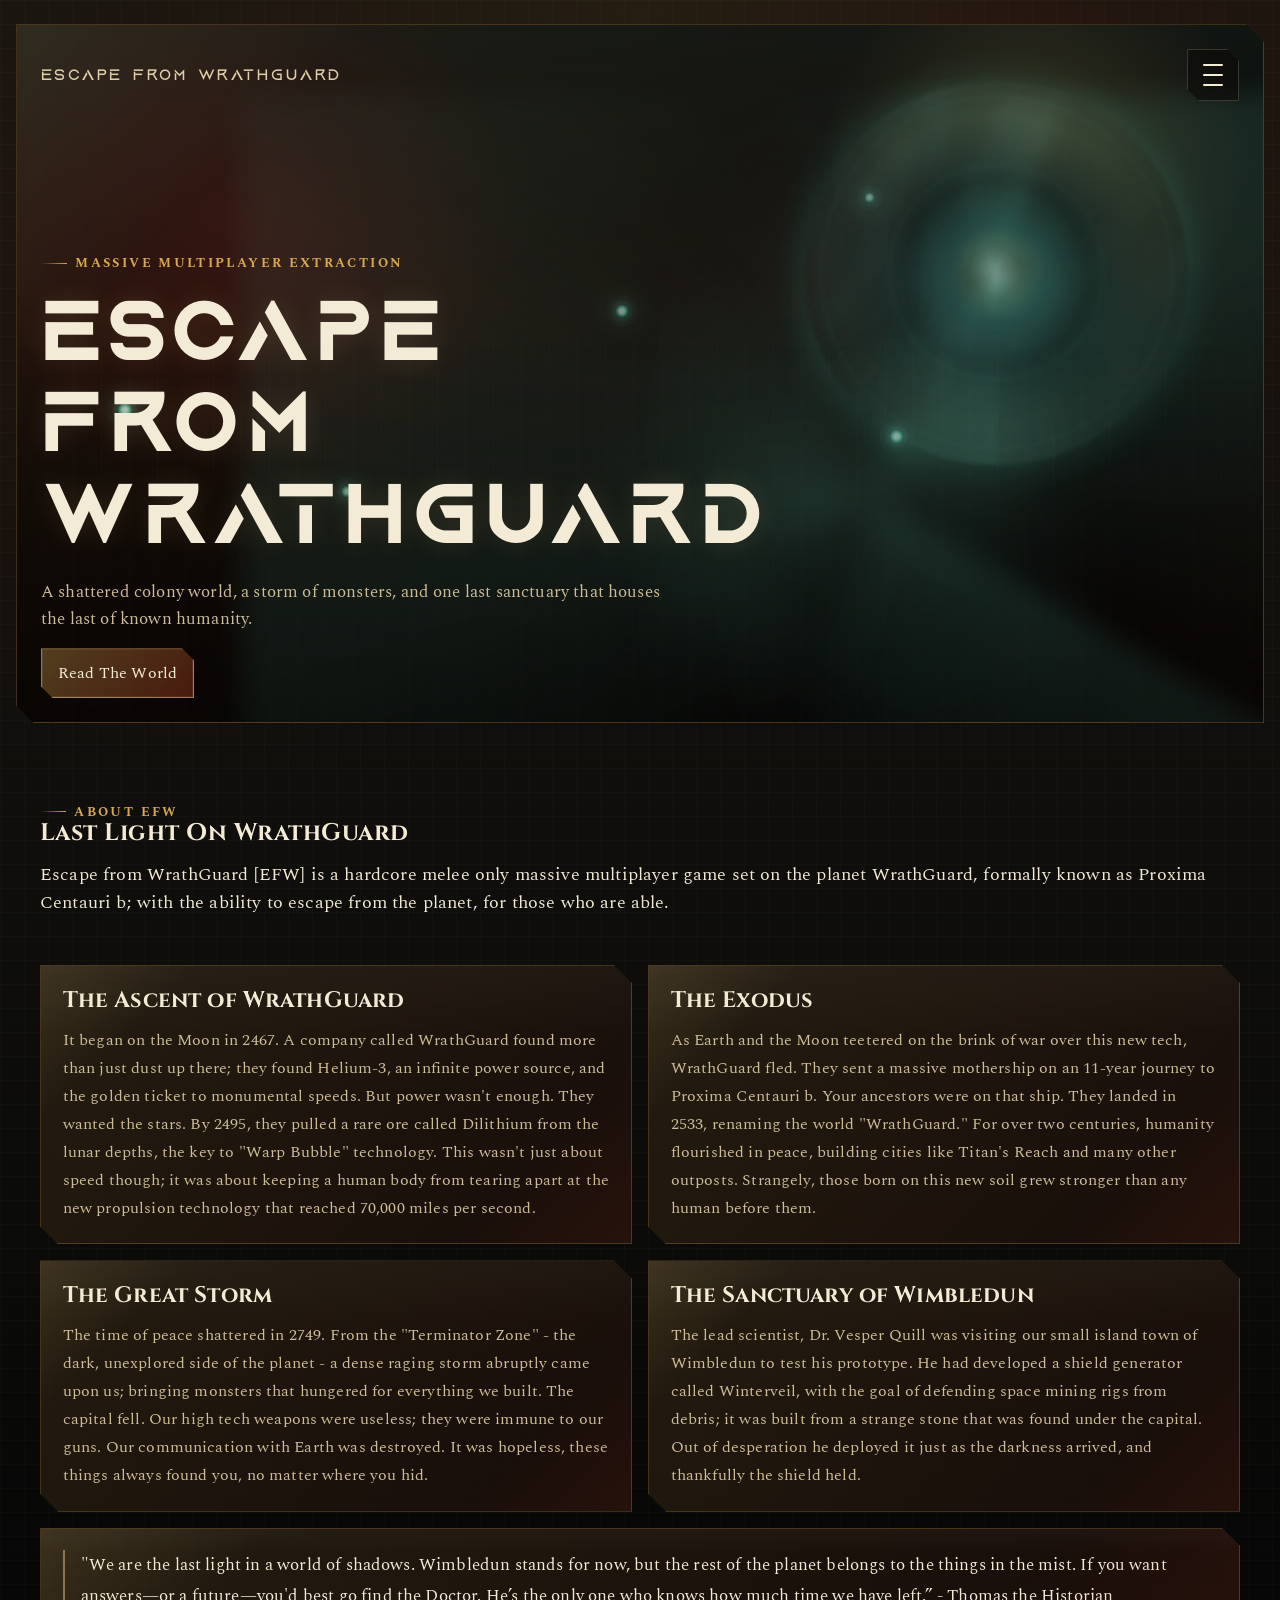
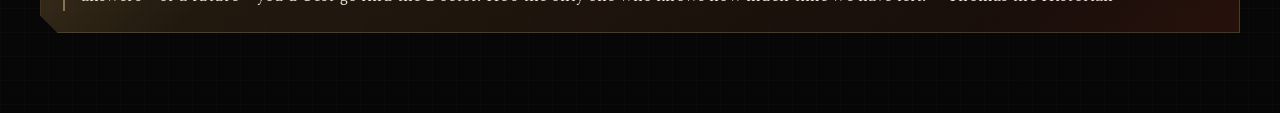
<file: index.html>
<!doctype html>
<html lang="en">
<head>
    <meta charset="utf-8">
    <meta name="viewport" content="width=device-width, initial-scale=1">
    <title>Escape from WrathGuard | Home</title>
    <meta name="description" content="Escape from WrathGuard is a massive multiplayer extraction game on Proxima Centauri b. Explore the world lore, then jump into the talent trees.">
    <link rel="preconnect" href="https://fonts.googleapis.com">
    <link rel="preconnect" href="https://fonts.gstatic.com" crossorigin>
    <link href="https://fonts.googleapis.com/css2?family=Cinzel:wght@500;700;800&family=Spectral:wght@400;500;600&display=swap" rel="stylesheet">
    <link rel="stylesheet" href="css/style.css?v=20260525j">
</head>
<body data-page="index">
    <div class="page-shell page-shell-home">
        <header class="landing-banner panel-cutout reveal-up">
            <div class="landing-banner-top">
                <div class="landing-brand-mark">Escape from WrathGuard</div>
                <div class="home-nav-menu">
                    <button class="home-menu-button" id="homeMenuButton" type="button" aria-label="Toggle navigation" aria-expanded="false" aria-controls="homeTabs">
                        <span class="home-menu-button-line"></span>
                        <span class="home-menu-button-line"></span>
                        <span class="home-menu-button-line"></span>
                    </button>
                    <nav class="home-tabs" id="homeTabs" aria-label="Home navigation">
                        <a class="home-tab" href="#about">About</a>
                        <a class="home-tab" href="talent-tree.html">Talent Trees</a>
                        <a class="home-tab" href="stats.html">Stats</a>
                        <a class="home-tab" href="contact.html">Contact</a>
                        <a class="home-tab js-discord-link" href="#" rel="noreferrer">Discord</a>
                    </nav>
                </div>
            </div>

            <div class="alien-invasion" aria-hidden="true">
                <div class="storm-front storm-front-primary"></div>
                <div class="storm-front storm-front-secondary"></div>
                <div class="storm-eye"></div>
                <div class="ion-veil ion-veil-one"></div>
                <div class="ion-veil ion-veil-two"></div>
                <div class="contagion-stream contagion-stream-one"></div>
                <div class="contagion-stream contagion-stream-two"></div>
                <div class="virus-flare virus-flare-one"></div>
                <div class="virus-flare virus-flare-two"></div>
                <div class="virus-flare virus-flare-three"></div>
                <div class="virus-flare virus-flare-four"></div>
                <div class="virus-flare virus-flare-five"></div>
            </div>

            <div class="landing-banner-body">
                <div class="eyebrow">Massive Multiplayer Extraction</div>
                <h1 class="landing-banner-title">Escape from WrathGuard</h1>
                <p class="hero-copy">A shattered colony world, a storm of monsters, and one last sanctuary that houses the last of known humanity.</p>
                <div class="hero-actions">
                    <a class="button-ornate" href="#about">Read The World</a>
                </div>
            </div>
        </header>

        <section class="section-block about-section reveal-up" id="about">
            <div class="section-heading section-heading-stacked">
                <div>
                    <div class="eyebrow">About EFW</div>
                    <h2>Last Light On WrathGuard</h2>
                </div>
                <p class="section-copy about-lead">Escape from WrathGuard [EFW] is a hardcore melee only massive multiplayer game set on the planet WrathGuard, formally known as Proxima Centauri b; with the ability to escape from the planet, for those who are able.</p>
            </div>

            <div class="lore-grid">
                <article class="lore-panel panel-cutout">
                    <h3>The Ascent of WrathGuard</h3>
                    <p>It began on the Moon in 2467. A company called WrathGuard found more than just dust up there; they found Helium-3, an infinite power source, and the golden ticket to monumental speeds. But power wasn't enough. They wanted the stars. By 2495, they pulled a rare ore called Dilithium from the lunar depths, the key to "Warp Bubble" technology. This wasn't just about speed though; it was about keeping a human body from tearing apart at the new propulsion technology that reached 70,000 miles per second.</p>
                </article>

                <article class="lore-panel panel-cutout">
                    <h3>The Exodus</h3>
                    <p>As Earth and the Moon teetered on the brink of war over this new tech, WrathGuard fled. They sent a massive mothership on an 11-year journey to Proxima Centauri b. Your ancestors were on that ship. They landed in 2533, renaming the world "WrathGuard." For over two centuries, humanity flourished in peace, building cities like Titan's Reach and many other outposts. Strangely, those born on this new soil grew stronger than any human before them.</p>
                </article>

                <article class="lore-panel panel-cutout">
                    <h3>The Great Storm</h3>
                    <p>The time of peace shattered in 2749. From the "Terminator Zone" - the dark, unexplored side of the planet - a dense raging storm abruptly came upon us; bringing monsters that hungered for everything we built. The capital fell. Our high tech weapons were useless; they were immune to our guns. Our communication with Earth was destroyed. It was hopeless, these things always found you, no matter where you hid.</p>
                </article>

                <article class="lore-panel panel-cutout">
                    <h3>The Sanctuary of Wimbledun</h3>
                    <p>The lead scientist, Dr. Vesper Quill was visiting our small island town of Wimbledun to test his prototype. He had developed a shield generator called Winterveil, with the goal of defending space mining rigs from debris; it was built from a strange stone that was found under the capital. Out of desperation he deployed it just as the darkness arrived, and thankfully the shield held.</p>
                </article>

                <article class="lore-panel lore-panel-quote panel-cutout">
                    <blockquote>
                        "We are the last light in a world of shadows. Wimbledun stands for now, but the rest of the planet belongs to the things in the mist. If you want answers&mdash;or a future&mdash;you'd best go find the Doctor. He&rsquo;s the only one who knows how much time we have left.&rdquo; - Thomas the Historian
                    </blockquote>
                </article>
            </div>
        </section>
    </div>

    <script src="js/app.js?v=20260525j" defer></script>
</body>
</html>
</file>
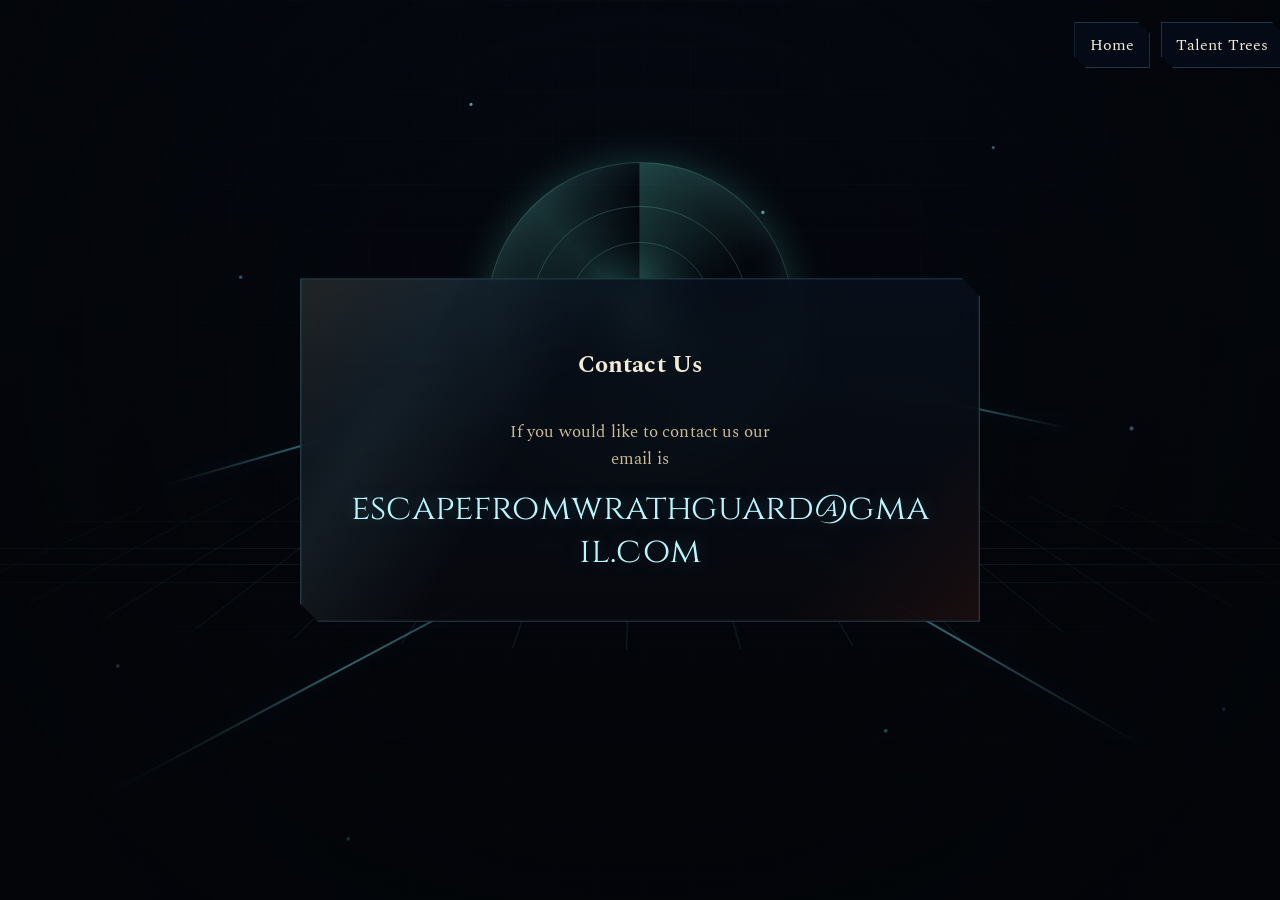
<file: contact.html>
<!doctype html>
<html lang="en">
<head>
    <meta charset="utf-8">
    <meta name="viewport" content="width=device-width, initial-scale=1">
    <title>Escape From WrathGuard | Contact</title>
    <meta name="description" content="Contact the Escape From WrathGuard team.">
    <link rel="preconnect" href="https://fonts.googleapis.com">
    <link rel="preconnect" href="https://fonts.gstatic.com" crossorigin>
    <link href="https://fonts.googleapis.com/css2?family=Cinzel:wght@500;700;800&family=Spectral:wght@400;500;600&display=swap" rel="stylesheet">
    <link rel="stylesheet" href="css/style.css?v=20260525j">
</head>
<body data-page="contact">
    <main class="contact-scene">
        <nav class="contact-nav reveal-up" aria-label="Contact page navigation">
            <a class="ghost-link" href="index.html">Home</a>
            <a class="ghost-link" href="talent-tree.html">Talent Trees</a>
            <a class="ghost-link" href="stats.html">Stats</a>
            <a class="ghost-link js-discord-link" href="#" rel="noreferrer">Discord</a>
        </nav>

        <div class="contact-cyberspace" aria-hidden="true">
            <div class="cyber-stars"></div>
            <div class="cyber-haze"></div>
            <div class="cyber-runway"></div>
            <div class="cyber-gate"></div>
            <div class="data-stream data-stream-one"></div>
            <div class="data-stream data-stream-two"></div>
            <div class="data-stream data-stream-three"></div>
            <div class="data-stream data-stream-four"></div>
            <div class="email-packet email-packet-one"></div>
            <div class="email-packet email-packet-two"></div>
            <div class="email-packet email-packet-three"></div>
            <div class="email-packet email-packet-four"></div>
        </div>

        <section class="panel-cutout contact-card reveal-up">
            <h1>Contact Us</h1>
            <p class="tree-description contact-copy">If you would like to contact us our email is</p>
            <a class="contact-email" href="mailto:escapefromwrathguard@gmail.com">escapefromwrathguard@gmail.com</a>
        </section>
    </main>
</body>
</html>
</file>
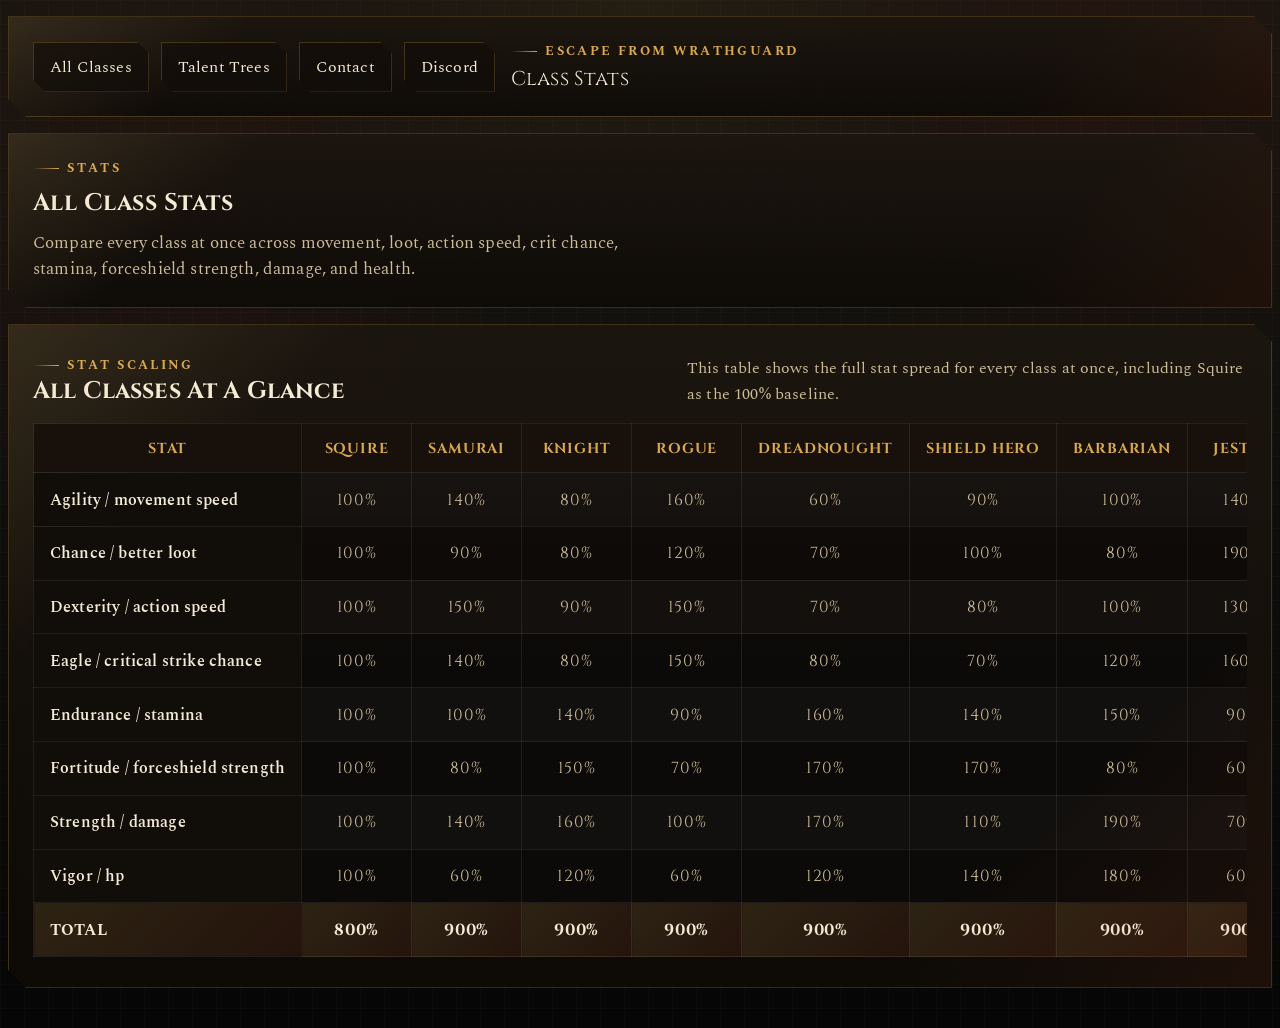
<file: stats.html>
<!doctype html>
<html lang="en">
<head>
    <meta charset="utf-8">
    <meta name="viewport" content="width=device-width, initial-scale=1">
    <title>Escape From Wrathguard | Stats</title>
    <meta name="description" content="Review class stat scaling for Escape From Wrathguard.">
    <link rel="preconnect" href="https://fonts.googleapis.com">
    <link rel="preconnect" href="https://fonts.gstatic.com" crossorigin>
    <link href="https://fonts.googleapis.com/css2?family=Cinzel:wght@500;700;800&family=Spectral:wght@400;500;600&display=swap" rel="stylesheet">
    <link rel="stylesheet" href="css/style.css?v=20260525j">
</head>
<body data-page="stats">
    <div class="viewer-shell">
        <header class="viewer-topbar panel-cutout reveal-up">
            <div class="viewer-topbar-links">
                <a class="ghost-link" href="index.html">All Classes</a>
                <a class="ghost-link" id="relatedPageLink" href="talent-tree.html">Talent Trees</a>
                <a class="ghost-link" href="contact.html">Contact</a>
                <a class="ghost-link js-discord-link" href="#" rel="noreferrer">Discord</a>
            </div>
            <div class="viewer-branding">
                <div class="eyebrow">Escape From Wrathguard</div>
                <div class="viewer-brand-title">Class Stats</div>
            </div>
        </header>

        <div class="state-message hidden" data-state-message></div>

        <div class="viewer-layout">
            <main class="viewer-main viewer-main-stats reveal-up">
                <section class="tree-hero panel-cutout" id="treeHero">
                    <div class="eyebrow" id="treeEyebrow">Stats</div>
                    <h1 id="treeTitle">All Class Stats</h1>
                    <p class="tree-description" id="treeDescription">Compare every class at once across movement, loot, action speed, crit chance, stamina, forceshield strength, damage, and health.</p>
                </section>

                <section class="panel-cutout viewer-section-panel">
                    <div class="stats-scaling-header">
                        <div>
                            <div class="eyebrow">Stat Scaling</div>
                            <h2 class="stats-scaling-title">All Classes At A Glance</h2>
                        </div>
                        <p class="stats-scaling-copy">This table shows the full stat spread for every class at once, including Squire as the 100% baseline.</p>
                    </div>
                    <div class="stats-scaling-grid" id="statsScalingGrid"></div>
                </section>
            </main>
        </div>
    </div>

    <script src="js/app.js?v=20260525j" defer></script>
</body>
</html>
</file>
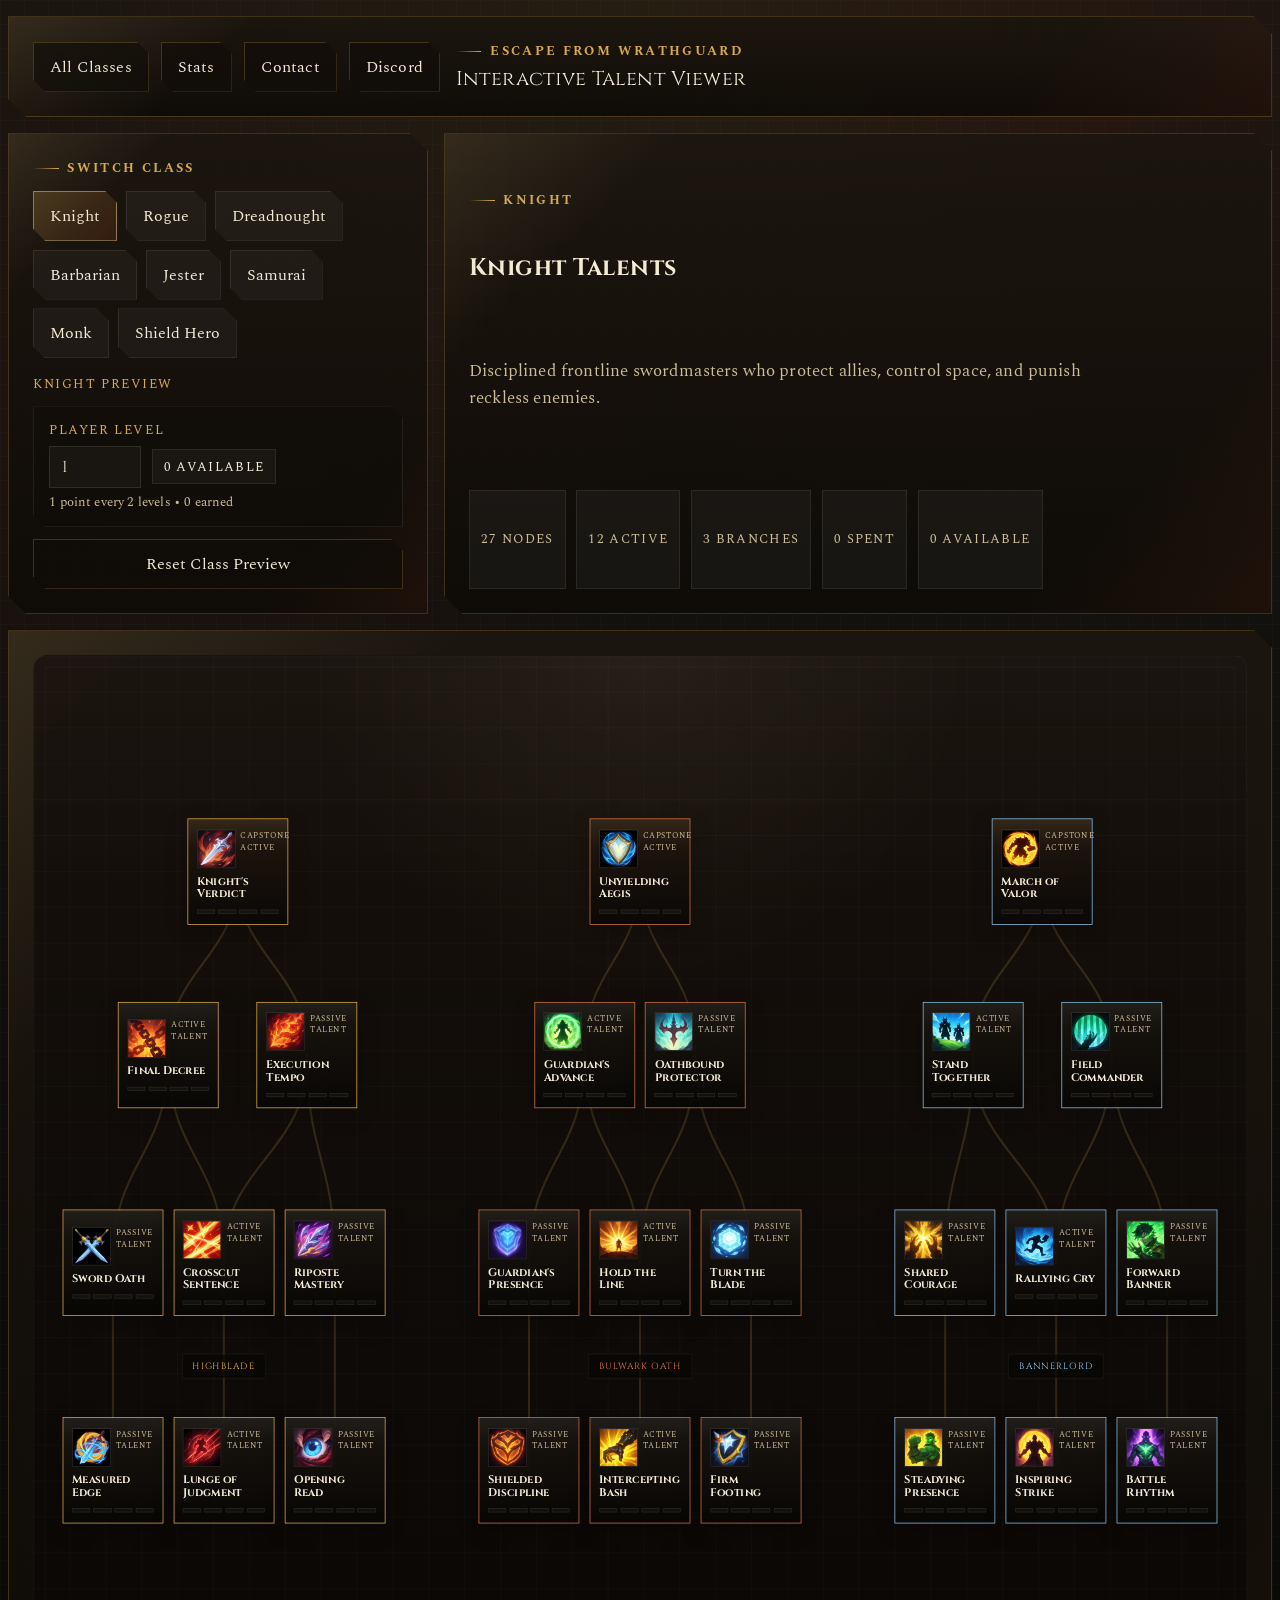
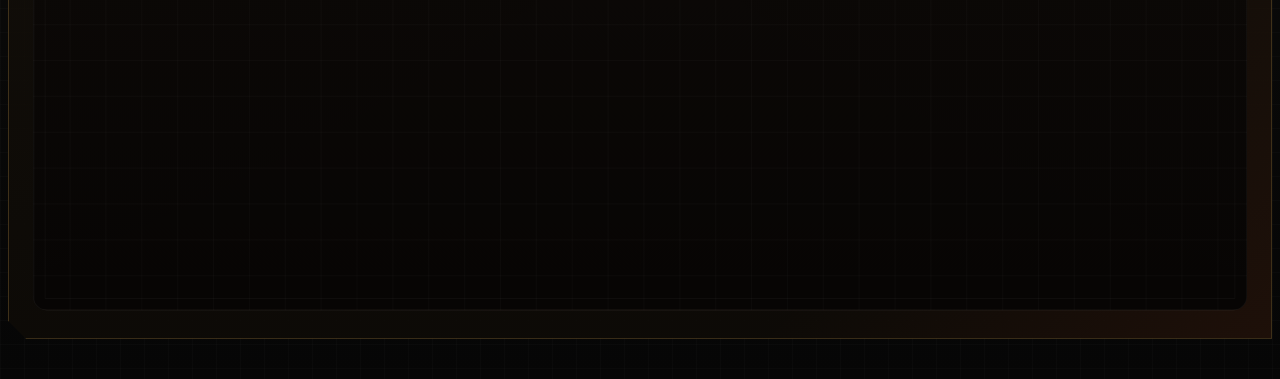
<file: talent-tree.html>
<!doctype html>
<html lang="en">
<head>
    <meta charset="utf-8">
    <meta name="viewport" content="width=device-width, initial-scale=1">
    <title>Escape From Wrathguard | Talent Tree Viewer</title>
    <meta name="description" content="Inspect individual Escape From Wrathguard talent trees in an interactive browser viewer.">
    <link rel="preconnect" href="https://fonts.googleapis.com">
    <link rel="preconnect" href="https://fonts.gstatic.com" crossorigin>
    <link href="https://fonts.googleapis.com/css2?family=Cinzel:wght@500;700;800&family=Spectral:wght@400;500;600&display=swap" rel="stylesheet">
    <link rel="stylesheet" href="css/style.css?v=20260525j">
</head>
<body data-page="tree">
    <div class="viewer-shell">
        <header class="viewer-topbar panel-cutout reveal-up">
            <div class="viewer-topbar-links">
                <a class="ghost-link" href="index.html">All Classes</a>
                <a class="ghost-link" id="relatedPageLink" href="stats.html">Stats</a>
                <a class="ghost-link" href="contact.html">Contact</a>
                <a class="ghost-link js-discord-link" href="#" rel="noreferrer">Discord</a>
            </div>
            <div class="viewer-branding">
                <div class="eyebrow">Escape From Wrathguard</div>
                <div class="viewer-brand-title">Interactive Talent Viewer</div>
            </div>
        </header>

        <div class="state-message hidden" data-state-message></div>

        <div class="viewer-layout">
            <main class="viewer-main reveal-up">
                <section class="panel-cutout class-rail-panel viewer-class-panel">
                    <div class="eyebrow">Switch Class</div>
                    <div class="class-rail" id="classRail"></div>
                    <div class="viewer-controls viewer-controls-panel">
                        <div class="detail-label" id="classPreviewTitle">Class Preview</div>
                        <div class="viewer-level-panel">
                            <label class="detail-label viewer-level-label" for="playerLevelInput">Player Level</label>
                            <div class="viewer-level-row">
                                <input class="viewer-level-input" id="playerLevelInput" type="number" min="1" step="1" inputmode="numeric" value="1">
                                <span class="stat-pill viewer-points-pill" id="availableTalentPoints">0 Available</span>
                            </div>
                            <div class="viewer-level-note" id="levelPointHint">1 point every 2 levels</div>
                        </div>
                        <button class="button-ghost" id="resetClassPreviewButton" type="button">Reset Class Preview</button>
                    </div>
                </section>

                <section class="tree-hero panel-cutout" id="treeHero">
                    <div class="eyebrow" id="treeEyebrow">Talent Tree</div>
                    <h1 id="treeTitle">Loading...</h1>
                    <p class="tree-description" id="treeDescription">Exported class summary will appear here.</p>
                    <div class="tree-stats" id="treeStats"></div>
                </section>

                <section class="panel-cutout viewer-section-panel">
                    <div class="board-scroll">
                        <div class="board-fit" id="boardFit">
                            <div class="talent-board" id="talentBoard"></div>
                        </div>
                    </div>
                </section>
            </main>
        </div>
    </div>

    <script src="js/app.js?v=20260525j" defer></script>
</body>
</html>
</file>
<file: css/style.css>
@font-face {
    font-family: "Aquire";
    src: url("../assets/fonts/Aquire-BW0ox.otf") format("opentype");
    font-weight: 400;
    font-style: normal;
    font-display: swap;
}

@font-face {
    font-family: "Aquire";
    src: url("../assets/fonts/AquireBold-8Ma60.otf") format("opentype");
    font-weight: 700;
    font-style: normal;
    font-display: swap;
}

:root {
    --bg-0: #060606;
    --bg-1: #11100d;
    --bg-2: #18150f;
    --panel: rgba(18, 14, 9, 0.88);
    --panel-soft: rgba(26, 20, 14, 0.72);
    --stroke: rgba(218, 168, 79, 0.24);
    --stroke-strong: rgba(240, 203, 132, 0.5);
    --text: #f4ebd6;
    --muted: #cdbd98;
    --gold: #d9a84f;
    --ember: #b84e26;
    --wine: #6f2319;
    --shadow: 0 24px 60px rgba(0, 0, 0, 0.35);
    --cutout-shape: polygon(0 0, calc(100% - 18px) 0, 100% 18px, 100% 100%, 18px 100%, 0 calc(100% - 18px));
}

* {
    box-sizing: border-box;
}

html {
    min-height: 100%;
    background:
        radial-gradient(circle at top, rgba(199, 130, 51, 0.08), transparent 28%),
        radial-gradient(circle at 15% 20%, rgba(120, 31, 20, 0.14), transparent 26%),
        radial-gradient(circle at 85% 8%, rgba(106, 24, 18, 0.16), transparent 24%),
        linear-gradient(180deg, var(--bg-2) 0%, var(--bg-1) 38%, var(--bg-0) 100%);
}

body {
    margin: 0;
    min-height: 100vh;
    color: var(--text);
    font-family: "Spectral", Georgia, serif;
    letter-spacing: 0.01em;
    background-image:
        linear-gradient(rgba(255, 255, 255, 0.015) 1px, transparent 1px),
        linear-gradient(90deg, rgba(255, 255, 255, 0.015) 1px, transparent 1px);
    background-size: 24px 24px;
}

a {
    color: inherit;
    text-decoration: none;
}

button {
    font: inherit;
    touch-action: manipulation;
    -webkit-tap-highlight-color: transparent;
}

.mono {
    font-family: Consolas, "Courier New", monospace;
}

.hidden {
    display: none !important;
}

.page-shell {
    width: min(1440px, calc(100% - 2rem));
    margin: 0 auto;
    padding: 1.5rem 0 3rem;
}

.page-shell-home {
    display: grid;
    gap: 1.5rem;
    padding-bottom: 3.5rem;
}

.viewer-shell {
    width: min(1920px, calc(100% - 1rem));
    margin: 0 auto;
    padding: 1rem 0 2.5rem;
}

.panel-cutout {
    position: relative;
    overflow: hidden;
    background: linear-gradient(180deg, rgba(28, 22, 15, 0.92), rgba(14, 11, 7, 0.92));
    border: 1px solid var(--stroke);
    box-shadow: var(--shadow);
    clip-path: var(--cutout-shape);
}

.panel-cutout::before {
    content: "";
    position: absolute;
    inset: 0;
    pointer-events: none;
    background:
        linear-gradient(135deg, rgba(255, 214, 137, 0.11), transparent 18%),
        linear-gradient(315deg, rgba(179, 66, 31, 0.1), transparent 20%);
}

.eyebrow {
    display: inline-flex;
    align-items: center;
    gap: 0.55rem;
    font-size: 0.82rem;
    font-weight: 700;
    text-transform: uppercase;
    letter-spacing: 0.18em;
    color: var(--gold);
}

.eyebrow::before {
    content: "";
    width: 1.6rem;
    height: 1px;
    background: linear-gradient(90deg, transparent, currentColor);
}

.site-hero,
.landing-banner,
.viewer-topbar,
.tree-hero,
.class-rail-panel,
.viewer-section-panel,
.board-panel,
.section-block {
    padding: 1.5rem;
}

.site-hero {
    display: grid;
    gap: 1rem;
    min-height: 320px;
    align-content: center;
}

.landing-banner {
    position: relative;
    display: grid;
    gap: 1.5rem;
    min-height: 520px;
    background:
        radial-gradient(circle at 82% 18%, rgba(219, 174, 94, 0.24), transparent 18%),
        radial-gradient(circle at 18% 28%, rgba(118, 25, 19, 0.34), transparent 26%),
        linear-gradient(135deg, rgba(42, 26, 17, 0.94), rgba(9, 8, 7, 0.98));
    isolation: isolate;
}

.alien-invasion {
    position: absolute;
    inset: 0;
    z-index: 0;
    overflow: hidden;
    pointer-events: none;
}

.alien-invasion::before,
.alien-invasion::after {
    content: "";
    position: absolute;
    inset: 0;
}

.alien-invasion::before {
    background:
        radial-gradient(circle at 78% 16%, rgba(103, 255, 213, 0.18), transparent 0 11%),
        radial-gradient(circle at 70% 24%, rgba(77, 197, 181, 0.22), transparent 0 18%),
        linear-gradient(180deg, rgba(7, 41, 40, 0.3), rgba(5, 18, 18, 0.12) 40%, rgba(0, 0, 0, 0.54));
    opacity: 0.96;
}

.alien-invasion::after {
    inset: 10% -18% -24% 18%;
    background:
        radial-gradient(circle at 52% 44%, rgba(113, 255, 224, 0.2), transparent 0 32%),
        radial-gradient(circle at 48% 50%, rgba(113, 255, 224, 0.08), transparent 34%),
        conic-gradient(from 120deg, rgba(120, 255, 224, 0.16), transparent 22%, rgba(120, 255, 224, 0.12) 38%, transparent 62%, rgba(120, 255, 224, 0.14) 82%, transparent);
    filter: blur(14px);
    opacity: 0.78;
    animation: storm-rotation 16s linear infinite;
}

.storm-front,
.storm-eye,
.ion-veil,
.contagion-stream,
.virus-flare {
    position: absolute;
}

.storm-front {
    inset: auto 36% -10% -16%;
    height: 68%;
    background:
        radial-gradient(circle at 28% 42%, rgba(81, 235, 208, 0.16), transparent 0 28%),
        radial-gradient(circle at 42% 56%, rgba(81, 235, 208, 0.1), transparent 0 38%),
        radial-gradient(circle at 60% 50%, rgba(81, 235, 208, 0.08), transparent 0 44%);
    filter: blur(24px);
    opacity: 0.88;
    animation: storm-drift 12s ease-in-out infinite;
}

.storm-front-primary {
    clip-path: ellipse(58% 52% at 42% 58%);
}

.storm-front-secondary {
    inset: -4% -16% auto 34%;
    height: 58%;
    opacity: 0.72;
    transform: scaleX(-1);
    clip-path: ellipse(52% 44% at 58% 42%);
    animation-duration: 15s;
}

.storm-eye {
    top: 8%;
    right: 6%;
    width: 24rem;
    height: 24rem;
    border-radius: 50%;
    background:
        radial-gradient(circle at 50% 50%, rgba(198, 255, 244, 0.5), rgba(127, 255, 225, 0.2) 9%, rgba(24, 62, 60, 0.9) 18%, rgba(10, 20, 21, 0.86) 34%, rgba(0, 0, 0, 0) 58%),
        conic-gradient(from 180deg, rgba(132, 255, 226, 0.22), transparent 18%, rgba(132, 255, 226, 0.14) 44%, transparent 70%, rgba(132, 255, 226, 0.18));
    filter: blur(2px);
    box-shadow: 0 0 42px rgba(76, 246, 214, 0.18);
    opacity: 0.84;
    animation: storm-rotation 18s linear infinite;
}

.storm-eye::before,
.storm-eye::after {
    content: "";
    position: absolute;
    inset: 10%;
    border-radius: 50%;
    border: 1px solid rgba(118, 255, 227, 0.14);
    opacity: 0.8;
}

.storm-eye::before {
    inset: 22%;
    animation: contagion-pulse 4.8s ease-in-out infinite;
}

.storm-eye::after {
    inset: 4%;
    animation: contagion-pulse 7.2s ease-in-out infinite reverse;
}

.ion-veil {
    width: 36%;
    height: 112%;
    background:
        radial-gradient(circle at 32% 18%, rgba(180, 255, 238, 0.12) 0 5%, transparent 12%),
        radial-gradient(circle at 58% 26%, rgba(180, 255, 238, 0.1) 0 7%, transparent 14%),
        radial-gradient(circle at 46% 42%, rgba(123, 255, 222, 0.12) 0 18%, transparent 34%),
        radial-gradient(circle at 62% 64%, rgba(123, 255, 222, 0.1) 0 16%, transparent 30%),
        radial-gradient(circle at 34% 78%, rgba(123, 255, 222, 0.08) 0 12%, transparent 24%);
    border-radius: 46% 54% 40% 60% / 28% 34% 66% 72%;
    filter: blur(18px);
    opacity: 0.26;
    transform-origin: top center;
    mix-blend-mode: screen;
    animation: veil-surge 6.2s ease-in-out infinite;
    mask-image: radial-gradient(circle at 50% 46%, black 0 42%, transparent 76%);
}

.ion-veil-one {
    top: 14%;
    right: 7%;
    transform: rotate(6deg);
}

.ion-veil-two {
    top: 8%;
    right: 20%;
    width: 24%;
    opacity: 0.18;
    transform: rotate(12deg);
    animation-delay: -1.8s;
}

.contagion-stream {
    width: 18rem;
    height: 28rem;
    background:
        radial-gradient(circle at 50% 10%, rgba(178, 255, 236, 0.24) 0 4%, transparent 10%),
        radial-gradient(circle at 44% 24%, rgba(137, 255, 224, 0.2) 0 7%, transparent 14%),
        radial-gradient(circle at 58% 42%, rgba(137, 255, 224, 0.16) 0 9%, transparent 18%),
        radial-gradient(circle at 36% 64%, rgba(137, 255, 224, 0.14) 0 8%, transparent 17%),
        radial-gradient(circle at 60% 82%, rgba(137, 255, 224, 0.12) 0 10%, transparent 18%),
        linear-gradient(104deg, transparent 0 42%, rgba(137, 255, 224, 0.16) 44% 46%, transparent 48% 100%),
        linear-gradient(82deg, transparent 0 30%, rgba(137, 255, 224, 0.14) 32% 34%, transparent 36% 100%),
        linear-gradient(126deg, transparent 0 56%, rgba(137, 255, 224, 0.12) 58% 60%, transparent 62% 100%);
    border-radius: 48% 52% 50% 50% / 10% 10% 90% 90%;
    filter: blur(9px);
    opacity: 0.3;
    mix-blend-mode: screen;
    mask-image: radial-gradient(ellipse at 50% 8%, black 0 12%, rgba(0, 0, 0, 0.95) 20%, rgba(0, 0, 0, 0.62) 42%, transparent 78%);
    animation: contagion-fall 6.8s ease-in-out infinite;
}

.contagion-stream-one {
    top: 8%;
    right: 10%;
    transform: rotate(8deg);
}

.contagion-stream-two {
    top: 14%;
    right: 24%;
    width: 12rem;
    height: 20rem;
    opacity: 0.18;
    transform: rotate(14deg);
    animation-duration: 8.6s;
    animation-delay: -1.3s;
}

.virus-flare {
    width: var(--flare-size, 0.95rem);
    height: var(--flare-size, 0.95rem);
    border-radius: 50%;
    background: radial-gradient(circle, rgba(229, 255, 249, 0.98) 0 20%, rgba(146, 255, 226, 0.92) 32%, rgba(99, 255, 214, 0.54) 52%, rgba(99, 255, 214, 0) 76%);
    box-shadow: 0 0 10px rgba(120, 255, 223, 0.55), 0 0 22px rgba(120, 255, 223, 0.28);
    mix-blend-mode: screen;
    opacity: 0.76;
}

.virus-flare::before,
.virus-flare::after {
    content: "";
    position: absolute;
}

.virus-flare::before {
    inset: -180%;
    border-radius: 50%;
    background: radial-gradient(circle, rgba(120, 255, 223, 0.22) 0 8%, rgba(120, 255, 223, 0.12) 20%, rgba(120, 255, 223, 0) 64%);
    filter: blur(8px);
    opacity: 0.38;
    animation: firefly-aura 4.6s ease-in-out infinite;
}

.virus-flare::after {
    inset: -60%;
    border-radius: 50%;
    border: 1px solid rgba(169, 255, 237, 0.2);
    opacity: 0.24;
    animation: firefly-ring 5.2s ease-in-out infinite;
}

.virus-flare-one {
    --flare-size: 1rem;
    top: 54%;
    left: 8%;
    animation: virus-float-one 14.5s ease-in-out infinite, firefly-glimmer 4.9s ease-in-out infinite;
}

.virus-flare-two {
    --flare-size: 0.78rem;
    top: 66%;
    left: 26%;
    opacity: 0.58;
    animation: virus-float-two 11.8s ease-in-out infinite, firefly-glimmer 4.2s ease-in-out infinite -1.6s;
}

.virus-flare-three {
    --flare-size: 0.86rem;
    top: 40%;
    left: 48%;
    opacity: 0.54;
    animation: virus-float-three 13.2s ease-in-out infinite, firefly-glimmer 5.4s ease-in-out infinite -2.4s;
}

.virus-flare-four {
    --flare-size: 0.68rem;
    top: 24%;
    left: 68%;
    opacity: 0.46;
    animation: virus-float-four 10.6s ease-in-out infinite, firefly-glimmer 3.9s ease-in-out infinite -0.8s;
}

.virus-flare-five {
    --flare-size: 0.92rem;
    top: 58%;
    left: 70%;
    opacity: 0.62;
    animation: virus-float-five 15.1s ease-in-out infinite, firefly-glimmer 5.7s ease-in-out infinite -3s;
}

.landing-banner::after {
    content: "";
    position: absolute;
    inset: auto 0 0 0;
    height: 55%;
    background:
        linear-gradient(180deg, transparent, rgba(0, 0, 0, 0.34)),
        linear-gradient(90deg, rgba(255, 255, 255, 0.015) 1px, transparent 1px);
    background-size: auto, 28px 28px;
    pointer-events: none;
    opacity: 0.9;
}

.landing-banner-top,
.landing-banner-body {
    position: relative;
    z-index: 1;
}

.landing-banner-top {
    display: flex;
    justify-content: space-between;
    align-items: center;
    gap: 1rem;
}

.home-nav-menu {
    position: relative;
    margin-left: auto;
    z-index: 5;
}

.landing-brand-mark,
.landing-banner-title,
.home-tab {
    font-family: "Aquire", "Cinzel", Georgia, serif;
}

.landing-brand-mark {
    color: rgba(248, 230, 191, 0.88);
    font-size: clamp(0.88rem, 1.25vw, 1.05rem);
    letter-spacing: 0.18em;
    text-transform: uppercase;
}

.home-menu-button {
    display: inline-grid;
    gap: 0.28rem;
    align-items: center;
    justify-items: center;
    width: 52px;
    min-height: 52px;
    padding: 0.8rem 0.7rem;
    border: 1px solid rgba(255, 235, 193, 0.18);
    background: rgba(13, 11, 9, 0.62);
    color: var(--text);
    clip-path: polygon(0 0, calc(100% - 12px) 0, 100% 12px, 100% 100%, 12px 100%, 0 calc(100% - 12px));
    cursor: pointer;
    transition: transform 160ms ease, border-color 160ms ease, background-color 160ms ease;
}

.home-menu-button:hover,
.home-menu-button[aria-expanded="true"] {
    transform: translateY(-2px);
    border-color: var(--stroke-strong);
    background: rgba(29, 20, 13, 0.82);
}

.home-menu-button-line {
    width: 20px;
    height: 2px;
    background: currentColor;
    border-radius: 999px;
}

.home-tabs {
    position: absolute;
    top: calc(100% + 0.75rem);
    right: 0;
    z-index: 4;
    display: grid;
    gap: 0.75rem;
    min-width: 220px;
    opacity: 0;
    visibility: hidden;
    pointer-events: none;
    transform: translateY(-0.35rem);
    transition: opacity 180ms ease, transform 180ms ease, visibility 180ms ease;
}

.home-tabs.is-open {
    opacity: 1;
    visibility: visible;
    pointer-events: auto;
    transform: translateY(0);
}

.home-tab {
    display: flex;
    align-items: center;
    justify-content: center;
    min-height: 44px;
    padding: 0.7rem 1rem;
    border: 1px solid rgba(255, 235, 193, 0.18);
    background: rgba(13, 11, 9, 0.56);
    color: var(--text);
    font-size: 0.72rem;
    letter-spacing: 0.14em;
    text-transform: uppercase;
    clip-path: polygon(0 0, calc(100% - 12px) 0, 100% 12px, 100% 100%, 12px 100%, 0 calc(100% - 12px));
}

.landing-banner-body {
    display: grid;
    align-content: end;
    gap: 1rem;
    max-width: 900px;
    padding-top: clamp(2rem, 13vw, 8rem);
}

.landing-banner-title {
    margin: 0;
    max-width: 10ch;
    font-size: clamp(3rem, 7vw, 6.2rem);
    line-height: 1.02;
    letter-spacing: 0.08em;
    text-transform: uppercase;
    text-shadow: 0 0 26px rgba(255, 214, 143, 0.12);
}

.site-hero h1,
.tree-hero h1,
.selected-panel h2,
.section-heading h2 {
    margin: 0;
    font-family: "Cinzel", Georgia, serif;
    line-height: 0.95;
    letter-spacing: 0.02em;
}

.site-hero h1 {
    font-size: clamp(3rem, 8vw, 6.2rem);
    max-width: 8ch;
}

.hero-copy,
.tree-description,
.selected-description,
.section-copy {
    margin: 0;
    max-width: 70ch;
    color: var(--muted);
    font-size: 1.04rem;
    line-height: 1.6;
}

.section-copy-wide,
.about-lead {
    max-width: none;
}

.about-lead {
    color: var(--text);
    font-size: 1.1rem;
}

.hero-actions {
    display: flex;
    flex-wrap: wrap;
    align-items: center;
    gap: 1rem;
}

.hero-note,
.selected-rank-note,
.detail-item-muted,
.tree-stats,
.selected-node-type {
    color: var(--muted);
}

.button-ornate,
.button-ghost,
.ghost-link,
.class-chip,
.viewer-tab,
.stats-subtab,
.class-card-link {
    transition: transform 160ms ease, border-color 160ms ease, background-color 160ms ease, box-shadow 160ms ease;
}

.button-ornate,
.button-ghost,
.ghost-link,
.class-chip,
.viewer-tab,
.stats-subtab,
.panel-actions button {
    display: inline-flex;
    align-items: center;
    justify-content: center;
    gap: 0.55rem;
    min-height: 46px;
    padding: 0.75rem 1rem;
    border: 1px solid var(--stroke);
    color: var(--text);
    background: rgba(38, 26, 15, 0.66);
    clip-path: polygon(0 0, calc(100% - 12px) 0, 100% 12px, 100% 100%, 12px 100%, 0 calc(100% - 12px));
    cursor: pointer;
}

.button-ornate {
    background: linear-gradient(135deg, rgba(217, 168, 79, 0.34), rgba(152, 53, 26, 0.44));
    border-color: var(--stroke-strong);
    box-shadow: inset 0 0 0 1px rgba(255, 225, 170, 0.08), 0 12px 28px rgba(0, 0, 0, 0.24);
}

.button-ghost,
.ghost-link {
    background: rgba(17, 13, 9, 0.64);
}

.button-ornate:hover,
.button-ghost:hover,
.ghost-link:hover,
.class-chip:hover,
.viewer-tab:hover,
.stats-subtab:hover,
.home-tab:hover,
.panel-actions button:hover,
.class-card:hover {
    transform: translateY(-2px);
    border-color: var(--stroke-strong);
}

.section-block {
    margin-top: 1.5rem;
}

.about-section {
    display: grid;
    gap: 1.5rem;
}

.section-heading {
    display: flex;
    flex-wrap: wrap;
    justify-content: space-between;
    gap: 1rem;
    align-items: end;
    margin-bottom: 1.5rem;
}

.section-heading-stacked {
    align-items: start;
}

.lore-grid {
    display: grid;
    grid-template-columns: repeat(2, minmax(0, 1fr));
    gap: 1rem;
}

.lore-panel {
    display: grid;
    gap: 0.85rem;
    min-height: 100%;
    padding: 1.35rem;
    background:
        linear-gradient(180deg, rgba(255, 255, 255, 0.025), transparent 25%),
        linear-gradient(135deg, rgba(217, 168, 79, 0.12), rgba(111, 35, 25, 0.12)),
        rgba(12, 10, 8, 0.88);
}

.lore-panel h3 {
    margin: 0;
    font-family: "Cinzel", Georgia, serif;
    font-size: 1.4rem;
    line-height: 1.1;
}

.lore-panel p,
.lore-panel blockquote {
    margin: 0;
    color: var(--muted);
    line-height: 1.75;
}

.lore-panel-quote {
    grid-column: 1 / -1;
}

.lore-panel-quote blockquote {
    padding-left: 1rem;
    border-left: 2px solid rgba(252, 224, 163, 0.42);
    color: var(--text);
    font-size: 1.08rem;
}

.class-grid {
    display: grid;
    grid-template-columns: repeat(auto-fit, minmax(250px, 1fr));
    gap: 1rem;
}

.class-card {
    position: relative;
    display: grid;
    gap: 0.9rem;
    min-height: 280px;
    padding: 1.25rem;
    background:
        linear-gradient(180deg, rgba(255, 255, 255, 0.02), transparent 28%),
        linear-gradient(135deg, rgba(217, 168, 79, 0.18), rgba(184, 78, 38, 0.12)),
        rgba(14, 11, 8, 0.86);
    border: 1px solid rgba(255, 255, 255, 0.08);
    clip-path: var(--cutout-shape);
    overflow: hidden;
}

.class-card::after {
    content: "";
    position: absolute;
    inset: auto -15% 0 auto;
    width: 120px;
    height: 120px;
    background: radial-gradient(circle, var(--accent-color, rgba(217, 168, 79, 0.26)), transparent 70%);
    opacity: 0.6;
}

.class-card-title {
    margin: 0;
    font-family: "Cinzel", Georgia, serif;
    font-size: 1.85rem;
    line-height: 1;
}

.class-card-summary {
    margin: 0;
    color: var(--muted);
    line-height: 1.55;
}

.class-card-tags,
.tree-stats,
.class-rail {
    display: flex;
    flex-wrap: wrap;
    gap: 0.55rem;
}

.class-tag,
.stat-pill {
    display: inline-flex;
    align-items: center;
    padding: 0.4rem 0.7rem;
    border: 1px solid rgba(255, 255, 255, 0.08);
    background: rgba(255, 255, 255, 0.04);
    font-size: 0.82rem;
    text-transform: uppercase;
    letter-spacing: 0.1em;
}

.viewer-topbar {
    display: grid;
    grid-template-columns: auto 1fr;
    gap: 1rem;
    align-items: center;
}

.viewer-controls {
    display: grid;
    gap: 0.75rem;
}

.viewer-controls-panel {
    margin-top: 0.2rem;
}

.viewer-level-panel {
    display: grid;
    gap: 0.35rem;
    min-width: 0;
    padding: 0.8rem 0.95rem;
    border: 1px solid rgba(255, 255, 255, 0.08);
    background: rgba(17, 13, 9, 0.64);
    clip-path: polygon(0 0, calc(100% - 12px) 0, 100% 12px, 100% 100%, 12px 100%, 0 calc(100% - 12px));
}

.viewer-level-label {
    margin: 0;
}

.viewer-level-row {
    display: flex;
    align-items: center;
    flex-wrap: wrap;
    gap: 0.65rem;
}

.viewer-level-input {
    width: 92px;
    min-height: 42px;
    padding: 0.55rem 0.75rem;
    border: 1px solid rgba(255, 255, 255, 0.1);
    background: rgba(255, 255, 255, 0.03);
    color: var(--text);
    font-family: "Cinzel", Georgia, serif;
    font-size: 1rem;
}

.viewer-level-input:focus {
    outline: 1px solid var(--stroke-strong);
    outline-offset: 0;
}

.viewer-points-pill {
    white-space: nowrap;
}

.viewer-controls-panel .button-ghost {
    width: 100%;
}

.viewer-level-note,
.node-tooltip-hint {
    color: var(--muted);
    font-size: 0.84rem;
    line-height: 1.45;
}

.viewer-branding {
    display: grid;
    gap: 0.25rem;
}

.viewer-topbar-links {
    display: flex;
    flex-wrap: wrap;
    gap: 0.75rem;
    align-items: center;
}

.viewer-brand-title {
    font-family: "Cinzel", Georgia, serif;
    font-size: 1.25rem;
}

.viewer-layout {
    display: grid;
    grid-template-columns: minmax(0, 1fr);
    margin-top: 1rem;
}

body[data-page="contact"] {
    overflow: hidden;
    background:
        radial-gradient(circle at 50% 12%, rgba(90, 233, 255, 0.14), transparent 0 24%),
        radial-gradient(circle at 18% 78%, rgba(66, 126, 255, 0.12), transparent 0 22%),
        linear-gradient(180deg, #060912 0%, #04060b 55%, #030509 100%);
}

.contact-scene {
    position: relative;
    display: grid;
    place-items: center;
    min-height: 100vh;
    padding: clamp(1rem, 3vw, 2.5rem);
    overflow: hidden;
    isolation: isolate;
}

.contact-nav {
    position: absolute;
    top: clamp(0.85rem, 2vw, 1.35rem);
    left: 50%;
    z-index: 2;
    display: flex;
    flex-wrap: wrap;
    justify-content: center;
    gap: 0.7rem;
    width: min(100%, calc(100% - 1.5rem));
    transform: translateX(-50%);
}

.contact-nav .ghost-link {
    min-height: 42px;
    padding: 0.65rem 0.9rem;
    background: rgba(7, 16, 28, 0.68);
    border-color: rgba(118, 233, 255, 0.2);
    backdrop-filter: blur(12px);
}

.contact-nav .ghost-link:hover {
    border-color: rgba(240, 203, 132, 0.48);
}

.contact-cyberspace {
    position: absolute;
    inset: 0;
    z-index: 0;
    overflow: hidden;
    pointer-events: none;
}

.contact-cyberspace::before,
.contact-cyberspace::after {
    content: "";
    position: absolute;
    inset: 0;
}

.contact-cyberspace::before {
    background:
        linear-gradient(rgba(122, 224, 255, 0.045) 1px, transparent 1px),
        linear-gradient(90deg, rgba(122, 224, 255, 0.035) 1px, transparent 1px);
    background-size: 46px 46px;
    opacity: 0.35;
}

.contact-cyberspace::after {
    background:
        radial-gradient(circle at 50% 50%, transparent 0 42%, rgba(3, 5, 9, 0.4) 68%, rgba(3, 5, 9, 0.88) 100%),
        linear-gradient(180deg, rgba(0, 0, 0, 0), rgba(3, 5, 9, 0.54));
}

.cyber-stars,
.cyber-haze,
.cyber-runway,
.cyber-gate,
.data-stream,
.email-packet {
    position: absolute;
}

.cyber-stars {
    inset: -10%;
    background:
        radial-gradient(circle at 8% 16%, rgba(154, 244, 255, 0.88) 0 1px, transparent 2px),
        radial-gradient(circle at 16% 70%, rgba(154, 244, 255, 0.62) 0 1.2px, transparent 2.4px),
        radial-gradient(circle at 24% 34%, rgba(115, 186, 255, 0.72) 0 1.1px, transparent 2.3px),
        radial-gradient(circle at 39% 18%, rgba(154, 244, 255, 0.88) 0 1px, transparent 2px),
        radial-gradient(circle at 46% 64%, rgba(112, 207, 255, 0.7) 0 1.3px, transparent 2.5px),
        radial-gradient(circle at 58% 28%, rgba(154, 244, 255, 0.8) 0 1.1px, transparent 2.2px),
        radial-gradient(circle at 66% 76%, rgba(154, 244, 255, 0.58) 0 1.2px, transparent 2.5px),
        radial-gradient(circle at 73% 22%, rgba(115, 186, 255, 0.82) 0 1px, transparent 2px),
        radial-gradient(circle at 82% 48%, rgba(154, 244, 255, 0.76) 0 1.3px, transparent 2.6px),
        radial-gradient(circle at 92% 20%, rgba(154, 244, 255, 0.64) 0 1px, transparent 2px),
        radial-gradient(circle at 88% 74%, rgba(115, 186, 255, 0.72) 0 1.2px, transparent 2.4px),
        radial-gradient(circle at 31% 86%, rgba(154, 244, 255, 0.56) 0 1.1px, transparent 2.3px);
    opacity: 0.85;
    animation: starfield-drift 18s linear infinite;
}

.cyber-haze {
    inset: -15%;
    background:
        radial-gradient(circle at 50% 20%, rgba(104, 255, 228, 0.24), transparent 0 16%),
        radial-gradient(circle at 24% 82%, rgba(80, 126, 255, 0.22), transparent 0 20%),
        radial-gradient(circle at 80% 68%, rgba(0, 215, 255, 0.16), transparent 0 18%);
    filter: blur(42px);
    opacity: 0.9;
    animation: haze-orbit 14s ease-in-out infinite;
}

.cyber-runway {
    left: 50%;
    top: 60%;
    width: min(1300px, 135vw);
    height: min(900px, 82vh);
    transform: translate(-50%, -50%) perspective(1200px) rotateX(78deg);
    transform-origin: center center;
    opacity: 0.9;
}

.cyber-runway::before,
.cyber-runway::after {
    content: "";
    position: absolute;
    inset: 0;
    border-radius: 50%;
}

.cyber-runway::before {
    background:
        repeating-linear-gradient(90deg, rgba(101, 228, 255, 0.16) 0 1px, transparent 1px 80px),
        repeating-linear-gradient(180deg, rgba(101, 228, 255, 0.14) 0 1px, transparent 1px 68px);
    filter: drop-shadow(0 0 18px rgba(81, 220, 255, 0.2));
    animation: runway-scroll 10s linear infinite;
}

.cyber-runway::after {
    background: radial-gradient(circle at 50% 18%, rgba(105, 255, 228, 0.12), transparent 0 18%);
    filter: blur(10px);
    animation: runway-breathe 6s ease-in-out infinite;
}

.cyber-gate {
    left: 50%;
    top: 18%;
    width: clamp(12rem, 24vw, 21rem);
    aspect-ratio: 1;
    transform: translateX(-50%);
    border-radius: 50%;
    border: 1px solid rgba(137, 255, 230, 0.24);
    background:
        radial-gradient(circle, rgba(199, 255, 248, 0.38), rgba(91, 255, 221, 0.12) 14%, rgba(4, 16, 24, 0.26) 34%, transparent 62%),
        conic-gradient(from 0deg, rgba(117, 255, 228, 0.24), transparent 18%, rgba(117, 255, 228, 0.14) 40%, transparent 62%, rgba(117, 255, 228, 0.18) 88%, transparent);
    box-shadow:
        0 0 38px rgba(89, 255, 222, 0.22),
        inset 0 0 36px rgba(130, 238, 255, 0.12);
    animation: gate-spin 16s linear infinite;
}

.cyber-gate::before,
.cyber-gate::after {
    content: "";
    position: absolute;
    inset: 14%;
    border-radius: 50%;
    border: 1px solid rgba(147, 255, 232, 0.22);
}

.cyber-gate::before {
    inset: 26%;
    animation: gate-core-pulse 4.6s ease-in-out infinite;
}

.cyber-gate::after {
    animation: gate-wave 3.2s ease-out infinite;
}

.data-stream {
    height: 2px;
    background: linear-gradient(90deg, transparent, rgba(126, 240, 255, 0.9), transparent);
    box-shadow: 0 0 18px rgba(92, 223, 255, 0.34);
    opacity: 0.78;
}

.data-stream-one {
    left: 6%;
    top: 74%;
    width: 42%;
    transform: rotate(-28deg);
    animation: stream-flow 4.2s linear infinite;
}

.data-stream-two {
    right: 8%;
    top: 71%;
    width: 34%;
    transform: rotate(30deg);
    animation: stream-flow 4.8s linear infinite -1.2s;
}

.data-stream-three {
    left: 12%;
    top: 48%;
    width: 30%;
    transform: rotate(-16deg);
    animation: stream-flow 3.9s linear infinite -0.8s;
}

.data-stream-four {
    right: 16%;
    top: 44%;
    width: 24%;
    transform: rotate(12deg);
    animation: stream-flow 5.1s linear infinite -2.1s;
}

.email-packet {
    width: 4.6rem;
    height: 2.9rem;
    border-radius: 0.45rem;
    border: 1px solid rgba(182, 245, 255, 0.76);
    background:
        linear-gradient(180deg, rgba(187, 249, 255, 0.32), rgba(52, 86, 112, 0.16)),
        rgba(7, 18, 28, 0.5);
    box-shadow:
        0 0 22px rgba(82, 225, 255, 0.28),
        inset 0 0 16px rgba(190, 247, 255, 0.12);
    opacity: 0;
}

.email-packet::before,
.email-packet::after {
    content: "";
    position: absolute;
}

.email-packet::before {
    inset: 0.54rem 0.7rem auto;
    height: 1px;
    background: rgba(212, 251, 255, 0.78);
    box-shadow: 0 0 8px rgba(212, 251, 255, 0.26), 0 0.55rem 0 rgba(212, 251, 255, 0.4);
}

.email-packet::after {
    left: 0.58rem;
    bottom: 0.42rem;
    width: 2.8rem;
    height: 2.8rem;
    border-top: 1px solid rgba(182, 245, 255, 0.7);
    border-right: 1px solid rgba(182, 245, 255, 0.7);
    transform: rotate(-45deg) scale(0.56);
    transform-origin: bottom left;
}

.email-packet-one {
    left: 10%;
    top: 76%;
    animation: packet-flight-one 8.6s linear infinite;
}

.email-packet-two {
    right: 12%;
    top: 79%;
    animation: packet-flight-two 9.8s linear infinite -2.8s;
}

.email-packet-three {
    left: 14%;
    top: 55%;
    animation: packet-flight-three 7.9s linear infinite -1.6s;
}

.email-packet-four {
    right: 18%;
    top: 58%;
    animation: packet-flight-four 10.4s linear infinite -5.2s;
}

.contact-card {
    z-index: 1;
    display: grid;
    gap: 1rem;
    width: min(680px, calc(100% - 1rem));
    padding: clamp(1.75rem, 4vw, 3rem);
    text-align: center;
    justify-items: center;
    background: linear-gradient(180deg, rgba(8, 16, 28, 0.8), rgba(8, 9, 14, 0.9));
    border-color: rgba(118, 233, 255, 0.22);
    box-shadow: 0 28px 90px rgba(0, 0, 0, 0.42), inset 0 0 0 1px rgba(148, 240, 255, 0.06);
    backdrop-filter: blur(16px);
}

.contact-card::after {
    content: "";
    position: absolute;
    inset: 0;
    pointer-events: none;
    background: linear-gradient(120deg, transparent 0%, rgba(164, 244, 255, 0.08) 18%, transparent 36%);
}

.contact-copy {
    max-width: 30ch;
}

.contact-email {
    font-family: "Cinzel", Georgia, serif;
    font-size: clamp(1.45rem, 3vw, 2.2rem);
    line-height: 1.2;
    color: #baf7ff;
    text-shadow: 0 0 18px rgba(100, 228, 255, 0.26);
    overflow-wrap: anywhere;
    transition: color 160ms ease, text-shadow 160ms ease, transform 160ms ease;
}

.contact-email:hover {
    color: #f0cb84;
    text-shadow: 0 0 20px rgba(240, 203, 132, 0.24);
    transform: translateY(-1px);
}

@keyframes starfield-drift {
    0% {
        transform: translate3d(0, 0, 0);
    }

    100% {
        transform: translate3d(3%, 6%, 0);
    }
}

@keyframes haze-orbit {
    0%,
    100% {
        transform: translate3d(0, 0, 0) scale(1);
    }

    50% {
        transform: translate3d(2%, -2%, 0) scale(1.08);
    }
}

@keyframes runway-scroll {
    0% {
        background-position: 0 0, 0 0;
    }

    100% {
        background-position: 80px 0, 0 68px;
    }
}

@keyframes runway-breathe {
    0%,
    100% {
        opacity: 0.4;
        transform: scale(0.96);
    }

    50% {
        opacity: 0.82;
        transform: scale(1.04);
    }
}

@keyframes gate-spin {
    0% {
        transform: translateX(-50%) rotate(0deg) scale(1);
    }

    50% {
        transform: translateX(-50%) rotate(180deg) scale(1.04);
    }

    100% {
        transform: translateX(-50%) rotate(360deg) scale(1);
    }
}

@keyframes gate-core-pulse {
    0%,
    100% {
        transform: scale(0.92);
        opacity: 0.3;
    }

    50% {
        transform: scale(1.08);
        opacity: 0.7;
    }
}

@keyframes gate-wave {
    0% {
        transform: scale(0.8);
        opacity: 0.18;
    }

    70% {
        transform: scale(1.14);
        opacity: 0.4;
    }

    100% {
        transform: scale(1.22);
        opacity: 0;
    }
}

@keyframes stream-flow {
    0% {
        opacity: 0.2;
        filter: saturate(0.9);
    }

    50% {
        opacity: 1;
        filter: saturate(1.2);
    }

    100% {
        opacity: 0.26;
        filter: saturate(0.95);
    }
}

@keyframes packet-flight-one {
    0% {
        opacity: 0;
        transform: translate3d(0, 0, 0) scale(0.46) rotate(-18deg);
    }

    12% {
        opacity: 0.95;
    }

    76% {
        opacity: 0.96;
    }

    100% {
        opacity: 0;
        transform: translate3d(33rem, -34rem, 0) scale(1.08) rotate(8deg);
    }
}

@keyframes packet-flight-two {
    0% {
        opacity: 0;
        transform: translate3d(0, 0, 0) scale(0.42) rotate(16deg);
    }

    14% {
        opacity: 0.92;
    }

    74% {
        opacity: 0.92;
    }

    100% {
        opacity: 0;
        transform: translate3d(-28rem, -37rem, 0) scale(0.98) rotate(-10deg);
    }
}

@keyframes packet-flight-three {
    0% {
        opacity: 0;
        transform: translate3d(0, 0, 0) scale(0.36) rotate(-8deg);
    }

    18% {
        opacity: 0.86;
    }

    72% {
        opacity: 0.88;
    }

    100% {
        opacity: 0;
        transform: translate3d(24rem, -18rem, 0) scale(0.84) rotate(10deg);
    }
}

@keyframes packet-flight-four {
    0% {
        opacity: 0;
        transform: translate3d(0, 0, 0) scale(0.4) rotate(10deg);
    }

    16% {
        opacity: 0.88;
    }

    72% {
        opacity: 0.9;
    }

    100% {
        opacity: 0;
        transform: translate3d(-20rem, -22rem, 0) scale(0.9) rotate(-8deg);
    }
}

@media (prefers-reduced-motion: reduce) {
    .cyber-stars,
    .cyber-haze,
    .cyber-runway::before,
    .cyber-runway::after,
    .cyber-gate,
    .cyber-gate::before,
    .cyber-gate::after,
    .data-stream,
    .email-packet {
        animation: none !important;
    }
}

.viewer-main {
    display: grid;
    width: 100%;
    grid-template-columns: minmax(280px, 420px) minmax(0, 1fr);
    grid-template-areas:
        "class hero"
        "board board";
    align-items: stretch;
    gap: 1rem;
}

.viewer-main-stats {
    grid-template-columns: minmax(0, 1fr);
    grid-template-areas:
        "hero"
        "board";
}

.class-rail-panel,
.tree-hero,
.board-panel {
    position: relative;
}

.board-panel {
    display: grid;
    grid-area: board;
    width: 100%;
    gap: 1rem;
    overflow: visible;
}

.viewer-section-panel {
    display: grid;
    grid-area: board;
    width: 100%;
    gap: 1rem;
    overflow: visible;
}

.viewer-class-panel {
    display: grid;
    gap: 0.8rem;
    grid-area: class;
    width: 100%;
}

.tree-hero {
    grid-area: hero;
    width: 100%;
}

.stats-subtabs {
    display: flex;
    flex-wrap: wrap;
    gap: 0.65rem;
}

.stats-subtab {
    border-color: rgba(255, 255, 255, 0.08);
    background: rgba(255, 255, 255, 0.04);
}

.stats-subtab.is-active {
    border-color: var(--stroke-strong);
    background: linear-gradient(135deg, rgba(217, 168, 79, 0.2), rgba(184, 78, 38, 0.16));
}

.stats-subpanel {
    display: grid;
    gap: 1rem;
    min-width: 0;
}

.stats-scaling-header {
    display: flex;
    justify-content: space-between;
    gap: 1rem;
    align-items: end;
    flex-wrap: wrap;
}

.stats-scaling-title,
.stat-scaling-card-title {
    margin: 0;
    font-family: "Cinzel", Georgia, serif;
}

.stats-scaling-copy,
.stats-scaling-empty {
    margin: 0;
    max-width: 70ch;
    color: var(--muted);
    line-height: 1.6;
}

.stats-scaling-grid {
    display: grid;
    grid-template-columns: minmax(0, 1fr);
    gap: 1rem;
}

.stats-matrix-scroll {
    width: 100%;
    overflow-x: auto;
    overflow-y: hidden;
    padding-bottom: 0.35rem;
    overscroll-behavior: contain;
    -webkit-overflow-scrolling: touch;
}

.stats-matrix {
    width: max(100%, 1180px);
    border-collapse: collapse;
    border-spacing: 0;
    background:
        linear-gradient(180deg, rgba(255, 255, 255, 0.02), transparent 26%),
        rgba(12, 10, 8, 0.92);
}

.stats-matrix th,
.stats-matrix td {
    min-width: 110px;
    padding: 0.9rem 1rem;
    border: 1px solid rgba(255, 255, 255, 0.08);
    text-align: center;
    white-space: nowrap;
}

.stats-matrix thead th {
    color: var(--gold);
    font-family: "Cinzel", Georgia, serif;
    font-size: 0.9rem;
    letter-spacing: 0.06em;
    text-transform: uppercase;
    background: rgba(25, 18, 12, 0.98);
}

.stats-matrix tbody th {
    min-width: 250px;
    color: var(--text);
    text-align: left;
    font-weight: 600;
    background: rgba(18, 14, 9, 0.98);
}

.stats-matrix .is-sticky {
    position: sticky;
    left: 0;
    z-index: 1;
}

.stats-matrix thead .is-sticky {
    z-index: 2;
}

.stats-matrix-value {
    color: var(--muted);
    font-family: "Cinzel", Georgia, serif;
    letter-spacing: 0.05em;
}

.stats-matrix tbody tr:nth-child(odd) td {
    background: rgba(255, 255, 255, 0.025);
}

.stats-matrix tbody tr.is-total th,
.stats-matrix tbody tr.is-total td {
    color: var(--text);
    font-weight: 700;
    background: linear-gradient(135deg, rgba(217, 168, 79, 0.16), rgba(184, 78, 38, 0.14));
}

.stat-scaling-card {
    display: grid;
    gap: 1rem;
    padding: 1.1rem;
    background:
        linear-gradient(180deg, rgba(255, 255, 255, 0.03), transparent 24%),
        linear-gradient(135deg, rgba(217, 168, 79, 0.14), rgba(184, 78, 38, 0.1)),
        rgba(14, 11, 8, 0.86);
    border: 1px solid rgba(255, 255, 255, 0.08);
    clip-path: var(--cutout-shape);
}

.stat-scaling-card-header {
    display: grid;
    gap: 0.4rem;
}

.stat-scaling-rows {
    display: grid;
    gap: 0.6rem;
}

.stat-scaling-row {
    display: grid;
    grid-template-columns: minmax(0, 1fr) auto;
    gap: 0.75rem;
    align-items: center;
    padding: 0.85rem 0.95rem;
    border: 1px solid rgba(255, 255, 255, 0.08);
    background: rgba(255, 255, 255, 0.03);
}

.stat-scaling-label {
    font-size: 0.98rem;
    letter-spacing: 0.02em;
}

.stat-scaling-value {
    color: var(--gold);
    font-family: "Cinzel", Georgia, serif;
    font-size: 1rem;
    letter-spacing: 0.08em;
}

.class-chip {
    border-color: rgba(255, 255, 255, 0.08);
    background: rgba(255, 255, 255, 0.04);
}

.class-chip.is-active {
    border-color: var(--stroke-strong);
    background: linear-gradient(135deg, rgba(217, 168, 79, 0.2), rgba(184, 78, 38, 0.16));
}

.tree-hero {
    display: grid;
    gap: 0.9rem;
}

.tree-stats {
    gap: 0.65rem;
}

.board-scroll {
    width: 100%;
    overflow-x: auto;
    overflow-y: visible;
    padding-bottom: 0.25rem;
    overscroll-behavior-x: contain;
    overscroll-behavior-y: auto;
    -webkit-overflow-scrolling: touch;
    touch-action: pan-x pan-y;
}

.board-scroll.is-scrollable {
    padding-bottom: 0.75rem;
}

.board-fit {
    position: relative;
    display: flex;
    justify-content: center;
    align-items: start;
    width: 100%;
    min-width: 0;
    margin: 0 auto;
}

.talent-board {
    flex: 0 0 auto;
    position: relative;
    width: var(--board-width, 1760px);
    height: var(--board-height, 1820px);
    margin: 0 auto;
    border: 1px solid rgba(255, 255, 255, 0.05);
    background:
        radial-gradient(circle at top, rgba(255, 219, 155, 0.05), transparent 24%),
        linear-gradient(180deg, rgba(255, 255, 255, 0.02), transparent 18%),
        linear-gradient(90deg, rgba(255, 255, 255, 0.018) 1px, transparent 1px),
        linear-gradient(rgba(255, 255, 255, 0.018) 1px, transparent 1px),
        linear-gradient(180deg, rgba(23, 17, 12, 0.98), rgba(7, 5, 4, 0.98));
    background-size: auto, auto, 52px 52px, 52px 52px, auto;
    border-radius: 20px;
    transform-origin: top center;
}

.talent-board::before {
    content: "";
    position: absolute;
    inset: 1rem;
    border: 1px solid rgba(255, 255, 255, 0.05);
    pointer-events: none;
}

.connection-layer {
    position: absolute;
    inset: 0;
    z-index: 1;
    overflow: visible;
    width: 100%;
    height: 100%;
    pointer-events: none;
}

.connection-path {
    fill: none;
    stroke: rgba(216, 170, 82, 0.18);
    stroke-width: 3;
    stroke-linecap: round;
}

.connection-path.is-energized {
    stroke: rgba(241, 202, 129, 0.36);
}

.branch-label {
    position: absolute;
    z-index: 2;
    transform: translate(-50%, -50%);
    display: inline-flex;
    align-items: center;
    padding: 0.5rem 0.9rem;
    background: rgba(7, 6, 4, 0.72);
    border: 1px solid rgba(255, 255, 255, 0.08);
    font-family: "Cinzel", Georgia, serif;
    letter-spacing: 0.1em;
    text-transform: uppercase;
    font-size: 0.82rem;
}

.talent-node {
    position: absolute;
    z-index: 3;
    transform: translate(-50%, -50%);
    width: 146px;
    min-height: 154px;
    padding: 0.8rem;
    border: 1px solid rgba(255, 255, 255, 0.08);
    background:
        linear-gradient(180deg, rgba(255, 255, 255, 0.035), transparent 24%),
        linear-gradient(180deg, rgba(26, 22, 17, 0.95), rgba(8, 6, 4, 0.94));
    box-shadow: 0 10px 30px rgba(0, 0, 0, 0.26);
    color: var(--text);
    text-align: left;
    cursor: pointer;
    touch-action: pan-x pan-y;
}

.talent-node.is-active {
    border-color: rgba(224, 143, 70, 0.56);
}

.talent-node.is-signature {
    background:
        linear-gradient(180deg, rgba(255, 213, 140, 0.08), transparent 28%),
        linear-gradient(180deg, rgba(35, 24, 15, 0.96), rgba(10, 8, 6, 0.98));
    border-color: rgba(235, 196, 115, 0.48);
}

.talent-node.is-ranked {
    box-shadow: 0 14px 36px rgba(217, 168, 79, 0.12), 0 10px 28px rgba(0, 0, 0, 0.26);
}

.talent-node.is-selected {
    border-color: rgba(252, 224, 163, 0.75);
    box-shadow: 0 0 0 1px rgba(252, 224, 163, 0.15), 0 20px 40px rgba(0, 0, 0, 0.32);
}

.talent-node.is-placeholder {
    width: 98px;
    min-height: 98px;
    border-style: dashed;
    border-color: rgba(255, 255, 255, 0.12);
    background: rgba(255, 255, 255, 0.02);
    cursor: default;
    opacity: 0.28;
    pointer-events: none;
}

.talent-node:hover {
    transform: translate(-50%, calc(-50% - 4px));
}

.node-tooltip {
    position: absolute;
    z-index: 6;
    width: min(340px, calc(100% - 2rem));
    max-width: 340px;
}

.node-tooltip-body {
    display: grid;
    gap: 0.85rem;
    padding: 1rem;
}

.node-tooltip-header {
    display: flex;
    justify-content: space-between;
    gap: 0.75rem;
    align-items: start;
}

.node-tooltip-heading {
    display: grid;
    gap: 0.35rem;
}

.node-tooltip-title {
    margin: 0;
    font-family: "Cinzel", Georgia, serif;
    font-size: 1.35rem;
    line-height: 1.05;
}

.node-tooltip-close {
    min-width: 38px;
    min-height: 38px;
    padding: 0;
    border: 1px solid rgba(255, 255, 255, 0.08);
    background: rgba(255, 255, 255, 0.04);
    color: var(--text);
    cursor: pointer;
    clip-path: polygon(0 0, calc(100% - 10px) 0, 100% 10px, 100% 100%, 10px 100%, 0 calc(100% - 10px));
}

.node-tooltip-description {
    margin: 0;
    color: var(--muted);
    line-height: 1.55;
}

.node-tooltip-rank-row {
    display: flex;
    justify-content: space-between;
    gap: 0.75rem;
    align-items: center;
    padding: 0.75rem 0.85rem;
    border: 1px solid rgba(255, 255, 255, 0.06);
    background: rgba(255, 255, 255, 0.03);
}

.node-tooltip-rank-value {
    font-family: "Cinzel", Georgia, serif;
    letter-spacing: 0.04em;
}

.node-tooltip-actions {
    display: grid;
    grid-template-columns: repeat(3, minmax(0, 1fr));
    gap: 0.55rem;
}

.node-tooltip-hint {
    margin: 0;
}

.node-tooltip-actions button:disabled,
.node-tooltip-close:disabled {
    opacity: 0.45;
    cursor: not-allowed;
}

.node-tooltip-detail-block {
    display: grid;
    gap: 0.45rem;
}

.node-header {
    display: grid;
    grid-template-columns: 1fr auto;
    gap: 0.45rem;
    align-items: start;
}

.node-icon-wrap {
    width: 56px;
    height: 56px;
    display: grid;
    place-items: center;
    border: 1px solid rgba(255, 255, 255, 0.08);
    background: rgba(255, 255, 255, 0.03);
    overflow: hidden;
}

.node-icon-wrap img {
    width: 100%;
    height: 100%;
    object-fit: cover;
}

.node-fallback-icon {
    font-family: "Cinzel", Georgia, serif;
    font-size: 1.15rem;
    color: var(--gold);
}

.node-kind {
    justify-self: end;
    font-size: 0.68rem;
    text-transform: uppercase;
    letter-spacing: 0.12em;
    color: var(--muted);
}

.node-title {
    margin: 0.65rem 0 0;
    font-family: "Cinzel", Georgia, serif;
    font-size: 1rem;
    line-height: 1.15;
}

.node-pips {
    display: flex;
    gap: 0.28rem;
    margin-top: auto;
    padding-top: 0.85rem;
}

.node-pip {
    width: 100%;
    height: 6px;
    border: 1px solid rgba(255, 255, 255, 0.1);
    background: rgba(255, 255, 255, 0.03);
}

.node-pip.is-filled {
    background: linear-gradient(90deg, rgba(217, 168, 79, 0.95), rgba(250, 218, 163, 0.95));
    border-color: rgba(255, 231, 182, 0.32);
}

.panel-actions {
    display: grid;
    grid-template-columns: repeat(3, minmax(0, 1fr));
    gap: 0.6rem;
}

.panel-actions button:disabled {
    opacity: 0.4;
    cursor: not-allowed;
    transform: none;
}

.detail-list-block {
    display: grid;
    gap: 0.4rem;
}

.detail-label {
    font-size: 0.82rem;
    text-transform: uppercase;
    letter-spacing: 0.12em;
    color: var(--gold);
}

.detail-list {
    display: flex;
    flex-wrap: wrap;
    gap: 0.45rem;
}

.detail-item,
.detail-item-muted {
    padding: 0.4rem 0.65rem;
    border: 1px solid rgba(255, 255, 255, 0.08);
    background: rgba(255, 255, 255, 0.03);
    font-size: 0.9rem;
}

.state-message {
    margin-top: 1rem;
    padding: 1rem 1.15rem;
    border: 1px solid rgba(184, 78, 38, 0.42);
    background: rgba(111, 35, 25, 0.28);
    line-height: 1.6;
}

.reveal-up {
    animation: reveal-up 560ms cubic-bezier(0.2, 0.8, 0.2, 1) both;
}

@keyframes reveal-up {
    from {
        opacity: 0;
        transform: translateY(18px);
    }

    to {
        opacity: 1;
        transform: translateY(0);
    }
}

@keyframes storm-drift {
    0% {
        transform: translate3d(0, 0, 0) scale(1);
    }

    50% {
        transform: translate3d(2rem, -1rem, 0) scale(1.08);
    }

    100% {
        transform: translate3d(0, 0, 0) scale(1);
    }
}

@keyframes storm-rotation {
    0% {
        transform: rotate(0deg) scale(1);
    }

    50% {
        transform: rotate(180deg) scale(1.06);
    }

    100% {
        transform: rotate(360deg) scale(1);
    }
}

@keyframes veil-surge {
    0% {
        opacity: 0.12;
        transform: rotate(6deg) scale(0.9, 0.88);
    }

    50% {
        opacity: 0.3;
        transform: rotate(10deg) scale(1.06, 1.08);
        filter: blur(22px);
    }

    100% {
        opacity: 0.12;
        transform: rotate(6deg) scale(0.9, 0.88);
    }
}

@keyframes contagion-fall {
    0% {
        transform: translate3d(0, -1.4rem, 0) rotate(8deg) scale(0.92);
        opacity: 0.08;
    }

    40% {
        opacity: 0.34;
    }

    100% {
        transform: translate3d(-1.2rem, 2.4rem, 0) rotate(12deg) scale(1.08);
        opacity: 0.04;
    }
}

@keyframes firefly-glimmer {
    0%,
    100% {
        opacity: 0.22;
        filter: saturate(0.95);
    }

    18% {
        opacity: 0.86;
    }

    34% {
        opacity: 0.38;
    }

    58% {
        opacity: 0.94;
    }

    72% {
        opacity: 0.3;
    }

    88% {
        opacity: 0.72;
    }
}

@keyframes virus-float-one {
    0%,
    100% {
        transform: translate3d(0, 0, 0) rotate(-4deg);
    }

    23% {
        transform: translate3d(1.2rem, -1rem, 0) rotate(2deg);
    }

    57% {
        transform: translate3d(2.1rem, 0.6rem, 0) rotate(6deg);
    }

    81% {
        transform: translate3d(0.7rem, 1.1rem, 0) rotate(1deg);
    }
}

@keyframes virus-float-two {
    0%,
    100% {
        transform: translate3d(0, 0, 0) rotate(3deg);
    }

    28% {
        transform: translate3d(-0.8rem, -1.3rem, 0) rotate(-4deg);
    }

    62% {
        transform: translate3d(1.5rem, -0.2rem, 0) rotate(5deg);
    }

    84% {
        transform: translate3d(0.3rem, 1rem, 0) rotate(-1deg);
    }
}

@keyframes virus-float-three {
    0%,
    100% {
        transform: translate3d(0, 0, 0) rotate(-2deg);
    }

    19% {
        transform: translate3d(-1rem, 0.4rem, 0) rotate(4deg);
    }

    48% {
        transform: translate3d(1.4rem, -1.2rem, 0) rotate(-6deg);
    }

    76% {
        transform: translate3d(2rem, 0.8rem, 0) rotate(2deg);
    }
}

@keyframes virus-float-four {
    0%,
    100% {
        transform: translate3d(0, 0, 0) rotate(2deg);
    }

    34% {
        transform: translate3d(-1.4rem, 0.7rem, 0) rotate(-5deg);
    }

    58% {
        transform: translate3d(0.6rem, 1.4rem, 0) rotate(6deg);
    }

    86% {
        transform: translate3d(1.8rem, -0.6rem, 0) rotate(-1deg);
    }
}

@keyframes virus-float-five {
    0%,
    100% {
        transform: translate3d(0, 0, 0) rotate(-3deg);
    }

    26% {
        transform: translate3d(-1.1rem, -0.9rem, 0) rotate(4deg);
    }

    51% {
        transform: translate3d(-2rem, 0.4rem, 0) rotate(-4deg);
    }

    79% {
        transform: translate3d(0.8rem, 1.2rem, 0) rotate(3deg);
    }
}

@keyframes firefly-aura {
    0%,
    100% {
        transform: scale(0.74);
        opacity: 0.12;
    }

    50% {
        transform: scale(1.22);
        opacity: 0.34;
    }
}

@keyframes firefly-ring {
    0%,
    100% {
        transform: scale(0.82);
        opacity: 0.08;
    }

    50% {
        transform: scale(1.16);
        opacity: 0.26;
    }
}

@keyframes contagion-pulse {
    0%,
    100% {
        transform: scale(0.92);
        opacity: 0.26;
    }

    50% {
        transform: scale(1.06);
        opacity: 0.54;
    }
}

@media (max-width: 820px) {
    .lore-grid {
        grid-template-columns: 1fr;
    }

    .viewer-main {
        grid-template-columns: 1fr;
        grid-template-areas:
            "class"
            "hero"
            "board";
    }

    .panel-actions {
        grid-template-columns: 1fr;
    }

    .node-tooltip-actions {
        grid-template-columns: 1fr;
    }

    .stats-scaling-header {
        align-items: start;
    }
}

@media (max-width: 760px) {
    .page-shell,
    .viewer-shell {
        width: min(100%, calc(100% - 1rem));
        padding-top: 0.75rem;
    }

    .viewer-topbar {
        grid-template-columns: 1fr;
        justify-items: start;
    }

    .viewer-controls {
        width: 100%;
    }

    .contact-scene {
        padding: 1rem;
    }

    .contact-nav {
        top: 0.75rem;
        gap: 0.5rem;
    }

    .contact-nav .ghost-link {
        min-height: 40px;
        padding: 0.55rem 0.8rem;
        font-size: 0.68rem;
    }

    .cyber-runway {
        top: 64%;
        width: 180vw;
        height: 74vh;
    }

    .cyber-gate {
        top: 16%;
        width: clamp(10rem, 42vw, 15rem);
    }

    .data-stream {
        opacity: 0.54;
    }

    .email-packet {
        width: 3.65rem;
        height: 2.3rem;
    }

    .contact-card {
        width: min(100%, calc(100% - 0.5rem));
        padding: 1.5rem 1.25rem;
    }

    .contact-email {
        font-size: clamp(1.2rem, 6vw, 1.6rem);
    }

    .viewer-level-panel {
        width: 100%;
    }

    .site-hero,
    .landing-banner,
    .viewer-topbar,
    .tree-hero,
    .class-rail-panel,
    .viewer-section-panel,
    .board-panel,
    .section-block {
        padding: 1.1rem;
    }

    .site-hero h1,
    .landing-banner-title {
        font-size: clamp(2.6rem, 16vw, 4.2rem);
    }

    .landing-banner {
        min-height: auto;
    }

    .alien-invasion {
        inset: 0 -14% 0 -6%;
    }

    .storm-eye {
        width: 16rem;
        height: 16rem;
        right: 2%;
    }

    .ion-veil-one {
        width: 42%;
        right: 2%;
    }

    .ion-veil-two {
        width: 30%;
        right: 18%;
    }

    .contagion-stream-one {
        right: 0;
        width: 10rem;
        height: 18rem;
    }

    .contagion-stream-two {
        right: 20%;
        width: 7rem;
        height: 14rem;
    }

    .virus-flare-one {
        top: 58%;
        left: 4%;
    }

    .virus-flare-two {
        top: 68%;
        left: 24%;
    }

    .virus-flare-three {
        top: 46%;
        left: 44%;
    }

    .virus-flare-four {
        top: 24%;
        left: 64%;
    }

    .virus-flare-five {
        top: 62%;
        left: 66%;
    }

    .landing-banner-top {
        display: grid;
        grid-template-columns: minmax(0, 1fr) auto;
        align-items: start;
    }

    .home-nav-menu {
        margin-left: 0;
        justify-self: end;
        align-self: start;
    }

    .home-tabs {
        min-width: min(240px, calc(100vw - 2rem));
        max-width: calc(100vw - 2rem);
        top: calc(100% + 0.5rem);
    }

    .home-tab {
        width: 100%;
    }

    .landing-banner-body {
        padding-top: 1rem;
    }

    .viewer-shell {
        width: calc(100% - 0.5rem);
        padding-top: 0.75rem;
    }

    .viewer-main {
        grid-template-columns: 1fr;
        grid-template-areas:
            "class"
            "hero"
            "board";
    }

    .contact-grid {
        grid-template-columns: 1fr;
    }

    .stats-subtabs {
        display: grid;
        grid-template-columns: 1fr;
    }

    .stats-subtab {
        width: 100%;
    }

    .stat-scaling-row {
        grid-template-columns: 1fr;
    }

    .node-tooltip {
        width: min(320px, calc(100% - 1rem));
    }

}
</file>
